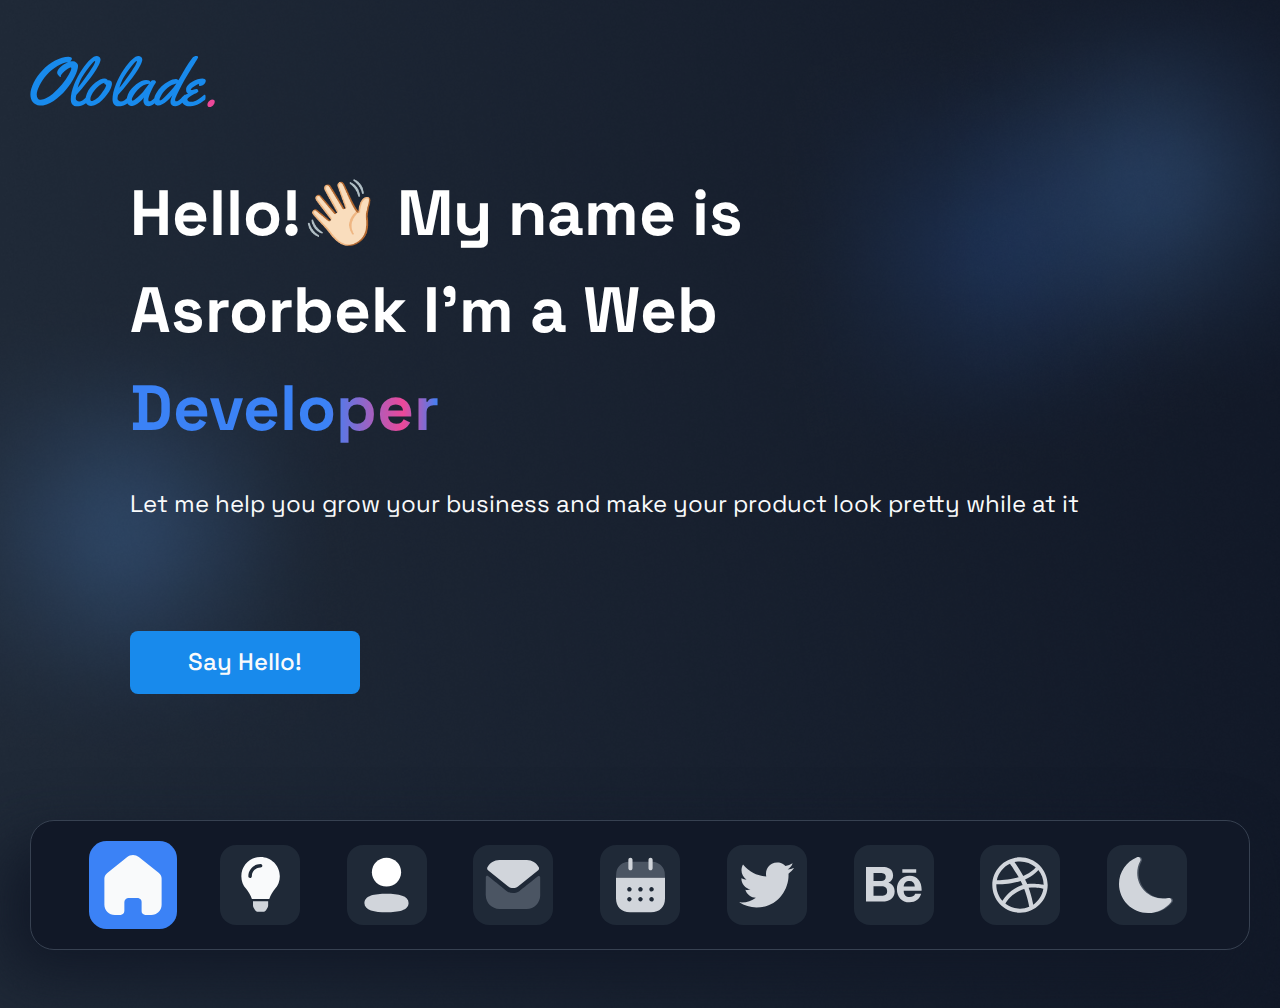
<file: index.html>
<!DOCTYPE html>
<html lang="en">
<head>
    <meta charset="UTF-8">
    <meta http-equiv="X-UA-Compatible" content="IE=edge">
    <meta name="viewport" content="width=device-width, initial-scale=1.0">
    <link rel="stylesheet" href="./css/main.css">
    <title>Asrorbek Tursunpulatov</title>
</head>
<body>

    <h1 class="visually-hidden">Portfolio Web page | Asrorbek Tursunpulatov | Surkhandarya | Surxondaryo | Uzbekistan | Web Developer</h1>

    <header class="header">
        <div class="container">
            <a href="./index.html" class="header__link"><img src="./images/Ololade.svg" alt="the logotype of the this webpage" width="185" height="87" class="header__img"></a>
        </div>
    </header>

    <main class="main">
        <section class="hero">
            <div class="container">
                <div class="hero__container">
                    <div class="hero__wrapper">
                        <h2 class="hero__heading">Hello!👋🏻 My name is Asrorbek I’m a Web <span class="hero__dec">Developer</span></h2>
                    </div>

                    <p class="hero__text">Let me help you grow your business and make your product look pretty while at it</p>

                    <button class="hero__btn">Say Hello!</button>
                </div>
            </div>
        </section>
    </main>

    <footer class="footer">
        <div class="container">
            <div class="footer__container">
                <ul class="footer__list">
                    <li class="footer__item">
                        <a href="#" class="footer__link footer__link--active"><img class="footer__img" src="./images/Home.svg" alt="the home page"></a>
                    </li>

                    <li class="footer__item">
                        <a href="./project.html" class="footer__link"><img class="footer__img" src="./images/lightBulb.svg" alt="the home page"></a>
                    </li>

                    <li class="footer__item">
                        <a href="./about.html" class="footer__link"><img class="footer__img" src="./images/Profile.svg" alt="the home page"></a>
                    </li>

                    <li class="footer__item">
                        <a href="#" class="footer__link"><img class="footer__img" src="./images/mail.svg" alt="the home page"></a>
                    </li>

                    <li class="footer__item">
                        <a href="#" class="footer__link"><img class="footer__img" src="./images/Calendar.svg" alt="the home page"></a>
                    </li>

                    <li class="footer__item">
                        <a href="#" class="footer__link"><img class="footer__img" src="./images/twitter.svg" alt="the home page"></a>
                    </li>

                    <li class="footer__item">
                        <a href="#" class="footer__link"><img class="footer__img" src="./images/behance.svg" alt="the home page"></a>
                    </li>

                    <li class="footer__item">
                        <a href="#" class="footer__link"><img class="footer__img" src="./images/sport.svg" alt="the home page"></a>
                    </li>

                    <li class="footer__item">
                        <a href="#" class="footer__link"><img class="footer__img" src="./images/moon.svg" alt="the home page"></a>
                    </li>
                </ul>
            </div>
        </div>
    </footer>
</body>
</html>
</file>
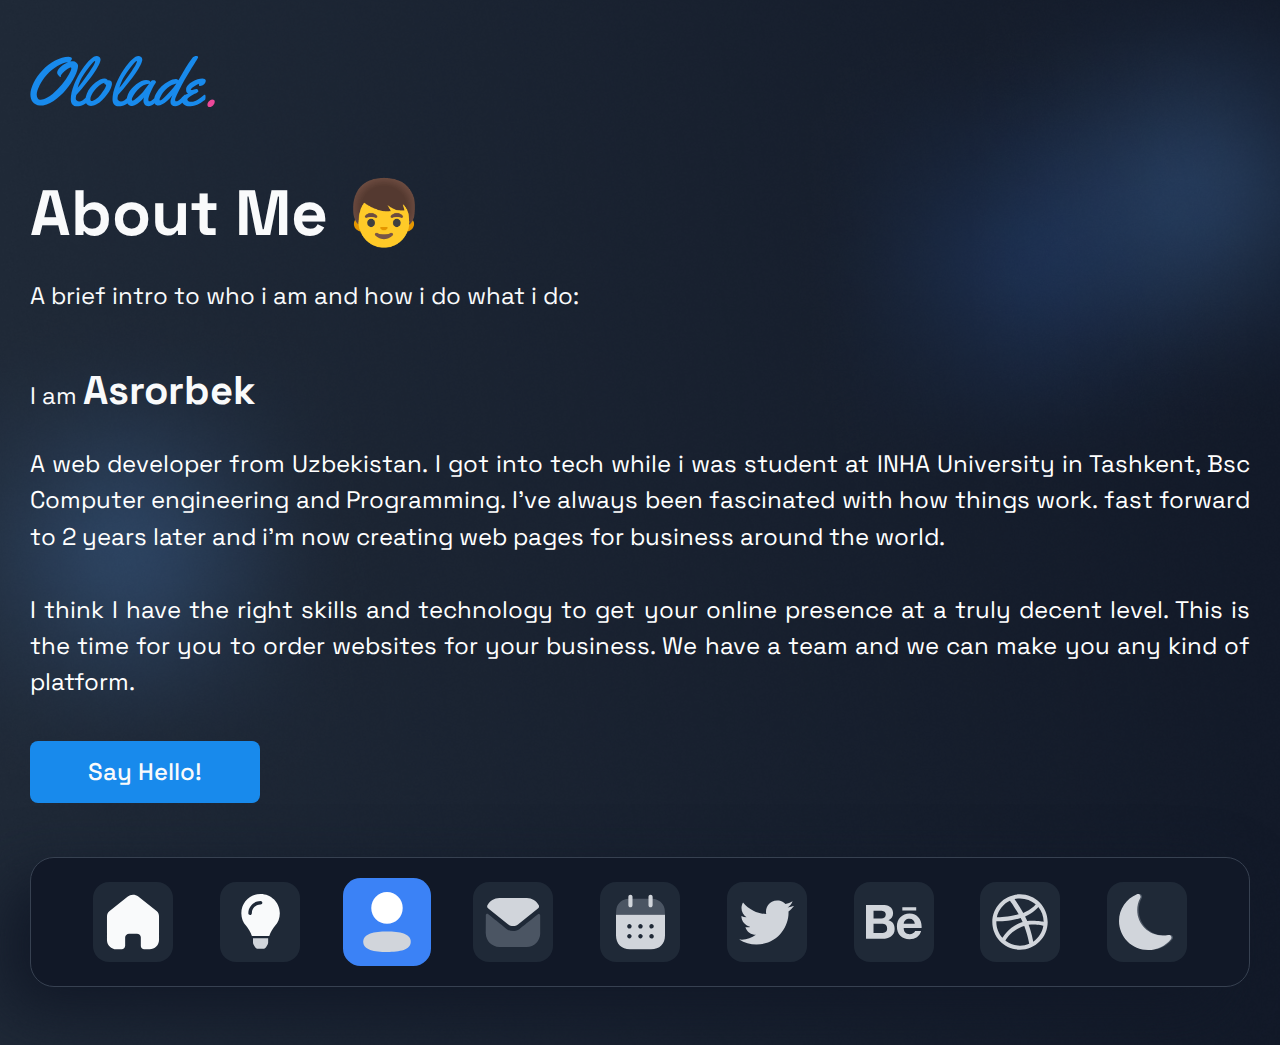
<file: about.html>
<!DOCTYPE html>
<html lang="en">
<head>
    <meta charset="UTF-8">
    <meta http-equiv="X-UA-Compatible" content="IE=edge">
    <meta name="viewport" content="width=device-width, initial-scale=1.0">
    <link rel="stylesheet" href="./css/main.css">
    <title>About Me | Asrorbek Tursunpulatov</title>
</head>
<body>
    <header class="header">
        <div class="container">
            <a href="./index.html" class="header__link"><img src="./images/Ololade.svg" alt="the logotype of the this webpage" width="185" height="87" class="header__img"></a>
        </div>
    </header>
    
    <main class="main">
        <section class="about">
            <div class="container">
                <div class="about__container">
                    <h2 class="about__heading">About Me 👦</h2>
                    
                    <p class="about__text">A brief intro to who i am and how i do what i do:</p>
                    
                    <p class="about__text-heading">I am <span class="about__dec">Asrorbek</span></p>
                    
                    <p class="about__main-text">A web developer from Uzbekistan. I got into tech while i was student at INHA University in Tashkent, Bsc Computer engineering and Programming. I've always been fascinated with how things work. fast forward to 2 years later and i'm now creating web pages for business around the world. <br> <br>
                        
                        I think I have the right skills and technology to get your online presence at a truly decent level. This is the time for you to order websites for your business. We have a team and we can make you any kind of platform.
                    </p>
                    
                    <button class="about__btn button">Say Hello!</button>
                </div>
            </div>
        </section>
    </main>
    
    <footer class="footer">
        <div class="container">
            <div class="footer__container">
                <ul class="footer__list">
                    <li class="footer__item">
                        <a href="./index.html" class="footer__link"><img class="footer__img" src="./images/Home.svg" alt="the home page"></a>
                    </li>
                    
                    <li class="footer__item">
                        <a href="./project.html" class="footer__link"><img class="footer__img" src="./images/lightBulb.svg" alt="the home page"></a>
                    </li>
                    
                    <li class="footer__item">
                        <a href="#" class="footer__link footer__link--active"><img class="footer__img" src="./images/Profile.svg" alt="the home page"></a>
                    </li>
                    
                    <li class="footer__item">
                        <a href="#" class="footer__link"><img class="footer__img" src="./images/mail.svg" alt="the home page"></a>
                    </li>
                    
                    <li class="footer__item">
                        <a href="#" class="footer__link"><img class="footer__img" src="./images/Calendar.svg" alt="the home page"></a>
                    </li>
                    
                    <li class="footer__item">
                        <a href="#" class="footer__link"><img class="footer__img" src="./images/twitter.svg" alt="the home page"></a>
                    </li>
                    
                    <li class="footer__item">
                        <a href="#" class="footer__link"><img class="footer__img" src="./images/behance.svg" alt="the home page"></a>
                    </li>
                    
                    <li class="footer__item">
                        <a href="#" class="footer__link"><img class="footer__img" src="./images/sport.svg" alt="the home page"></a>
                    </li>
                    
                    <li class="footer__item">
                        <a href="#" class="footer__link"><img class="footer__img" src="./images/moon.svg" alt="the home page"></a>
                    </li>
                </ul>
            </div>
        </div>
    </footer>
</body>
</html>
</file>
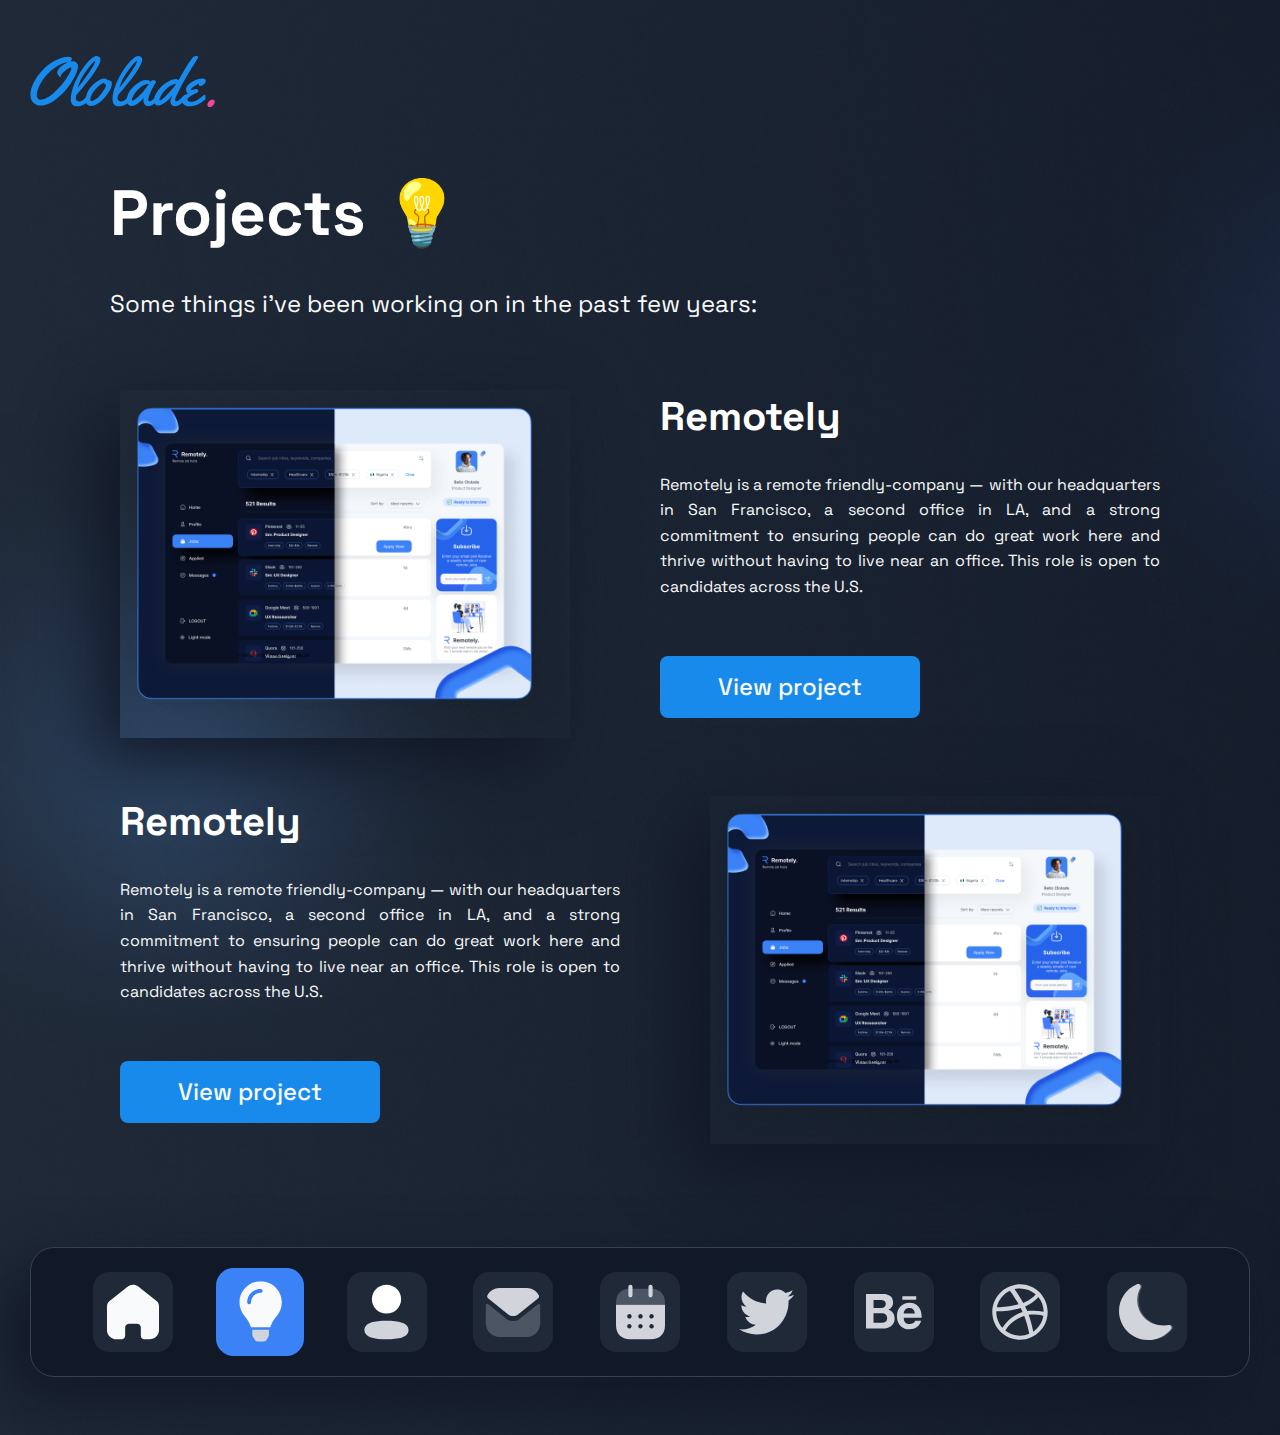
<file: project.html>
<!DOCTYPE html>
<html lang="en">
<head>
    <meta charset="UTF-8">
    <meta http-equiv="X-UA-Compatible" content="IE=edge">
    <meta name="viewport" content="width=device-width, initial-scale=1.0">
    <link rel="stylesheet" href="./css/main.css">
    <title>Projects | Asrorbek Tursunpulatov</title>
</head>
<body>
    <header class="header">
        <div class="container">
            <a href="./index.html" class="header__link"><img src="./images/Ololade.svg" alt="the logotype of the this webpage" width="185" height="87" class="header__img"></a>
        </div>
    </header>
    
    <main class="main">
        <section class="project">
            <div class="container">
                <div class="project__container">
                    <div class="project__wrapper">
                        <h2 class="project__heading">Projects 💡</h2>
                        
                        <p class="project__text">Some things i’ve been working on in the past few years:</p>
                    </div>
                    
                    <ul class="project__list">
                        <li class="project__item">
                            <div class="project__item-right"><img class="project__item-img" src="./images/project.png" alt="project photo" width="450"></div>


                            <div class="project__item-left">
                                <h3 class="project__inner-heading">Remotely</h3>
                                
                                <p class="project__inner-text">Remotely is a remote friendly-company — with our headquarters in San Francisco, a second office in LA, and a strong commitment to ensuring people can do great work here and thrive without having to live near an office. This role is open to candidates across the U.S.</p>
                                
                                <button class="project__btn">View project</button>
                            </div>
                            
                        </li>
                        
                        <li class="project__item">
                            <div class="project__item-right"><img class="project__item-img" src="./images/project.png" alt="project photo" width="450"></div>

                            
                            <div class="project__item-left">
                                <h3 class="project__inner-heading">Remotely</h3>
                                
                                <p class="project__inner-text">Remotely is a remote friendly-company — with our headquarters in San Francisco, a second office in LA, and a strong commitment to ensuring people can do great work here and thrive without having to live near an office. This role is open to candidates across the U.S.</p>
                                
                                <button class="project__btn">View project</button>
                            </div>


                        </li>
                    </ul>
                </div>
            </div>
        </section>
    </main>
    
    <footer class="footer">
        <div class="container">
            <div class="footer__container">
                <ul class="footer__list">
                    <li class="footer__item">
                        <a href="./index.html" class="footer__link"><img class="footer__img" src="./images/Home.svg" alt="the home page"></a>
                    </li>
                    
                    <li class="footer__item">
                        <a href="./project.html" class="footer__link footer__link--active"><img class="footer__img" src="./images/lightBulb.svg" alt="the home page"></a>
                    </li>
                    
                    <li class="footer__item">
                        <a href="./about.html" class="footer__link"><img class="footer__img" src="./images/Profile.svg" alt="the home page"></a>
                    </li>
                    
                    <li class="footer__item">
                        <a href="#" class="footer__link"><img class="footer__img" src="./images/mail.svg" alt="the home page"></a>
                    </li>
                    
                    <li class="footer__item">
                        <a href="#" class="footer__link"><img class="footer__img" src="./images/Calendar.svg" alt="the home page"></a>
                    </li>
                    
                    <li class="footer__item">
                        <a href="#" class="footer__link"><img class="footer__img" src="./images/twitter.svg" alt="the home page"></a>
                    </li>
                    
                    <li class="footer__item">
                        <a href="#" class="footer__link"><img class="footer__img" src="./images/behance.svg" alt="the home page"></a>
                    </li>
                    
                    <li class="footer__item">
                        <a href="#" class="footer__link"><img class="footer__img" src="./images/sport.svg" alt="the home page"></a>
                    </li>
                    
                    <li class="footer__item">
                        <a href="#" class="footer__link"><img class="footer__img" src="./images/moon.svg" alt="the home page"></a>
                    </li>
                </ul>
            </div>
        </div>
    </footer>
</body>
</html>
</file>
<file: css/main.css>
h1, h2, h3, h4, h4, h5, h6, p, ul, li, hr {
  margin: 0;
  padding: 0;
}

ul {
  list-style-type: none;
}

img {
  vertical-align: middle;
}

/* space-grotesk-500 - latin */
@font-face {
  font-family: 'Space Grotesk';
  font-style: normal;
  font-weight: 500;
  font-display: swap;
  src: url("../fonts/space-grotesk-v12-latin-500.woff2") format("woff2"), url("../fonts/space-grotesk-v12-latin-500.woff") format("woff");
  /* Chrome 6+, Firefox 3.6+, IE 9+, Safari 5.1+ */
}

/* space-grotesk-regular - latin */
@font-face {
  font-family: 'Space Grotesk';
  font-style: normal;
  font-weight: 400;
  font-display: swap;
  src: url("../fonts/space-grotesk-v12-latin-regular.woff2") format("woff2"), url("../fonts/space-grotesk-v12-latin-regular.woff") format("woff");
  /* Chrome 6+, Firefox 3.6+, IE 9+, Safari 5.1+ */
}

/* space-grotesk-700 - latin */
@font-face {
  font-family: 'Space Grotesk';
  font-style: normal;
  font-weight: 700;
  font-display: swap;
  src: url("../fonts/space-grotesk-v12-latin-700.woff2") format("woff2"), url("../fonts/space-grotesk-v12-latin-700.woff") format("woff");
  /* Chrome 6+, Firefox 3.6+, IE 9+, Safari 5.1+ */
}

body {
  background-image: url("./../../images/BG.png");
  background-repeat: no-repeat;
  background-size: cover;
  -ms-overflow-style: none;
  scrollbar-width: none;
}

body::-webkit-scrollbar {
  display: none;
}

.button {
  padding: 13px 58px;
  background: #188AEC;
  border-radius: 8px;
  font-family: 'Space Grotesk';
  font-weight: 500;
  font-size: 24px;
  line-height: 152.7%;
  color: #F9FAFB;
  border: none;
  -webkit-transition: all 0.3s ease;
  transition: all 0.3s ease;
}

.visually-hidden {
  position: absolute;
  white-space: nowrap;
  width: 1px;
  height: 1px;
  overflow: hidden;
  border: 0;
  padding: 0;
  clip: rect(0 0 0 0);
  -webkit-clip-path: inset(50%);
          clip-path: inset(50%);
  margin: -1px;
}

.container {
  max-width: 1220px;
  margin-left: auto;
  margin-right: auto;
  padding-right: 20px;
  padding-left: 20px;
}

.header__img {
  margin-top: 30px;
  margin-bottom: 40px;
}

@media only screen and (max-width: 375px) {
  .container {
    display: -webkit-box;
    display: -ms-flexbox;
    display: flex;
    -webkit-box-align: center;
        -ms-flex-align: center;
            align-items: center;
    -webkit-box-pack: center;
        -ms-flex-pack: center;
            justify-content: center;
  }
}

.hero__container {
  margin-left: 100px;
}

.hero__container .hero__wrapper {
  max-width: 697px;
  width: 100%;
}

.hero__container .hero__wrapper .hero__heading {
  font-family: 'Space Grotesk';
  font-weight: 700;
  font-size: 64px;
  line-height: 152.7%;
  color: #FFFFFF;
  margin-bottom: 29px;
}

.hero__container .hero__wrapper .hero__heading .hero__dec {
  background: linear-gradient(90.2deg, #3B82F6 63.77%, #EC4899 88.43%, #3B82F6 99.94%);
  -webkit-background-clip: text;
  -webkit-text-fill-color: transparent;
  background-clip: text;
}

.hero__container .hero__text {
  font-family: 'Space Grotesk';
  font-style: normal;
  font-weight: 400;
  font-size: 24px;
  line-height: 152.7%;
  color: #F9FAFB;
  margin-bottom: 109px;
}

.hero__container .hero__btn {
  padding: 13px 58px;
  background: #188AEC;
  border-radius: 8px;
  font-family: 'Space Grotesk';
  font-weight: 500;
  font-size: 24px;
  line-height: 152.7%;
  color: #F9FAFB;
  border: none;
  outline: none;
  -webkit-transition: 0.3s ease;
  transition: 0.3s ease;
  margin-bottom: 126px;
}

.hero__container .hero__btn:hover {
  opacity: 0.8;
  -webkit-transition: 0.3s ease;
  transition: 0.3s ease;
  -webkit-transform: scale(1.1);
          transform: scale(1.1);
}

.hero__container .hero__btn:active {
  opacity: 0.5;
}

@media only screen and (max-width: 375px) {
  .hero__container {
    margin-left: 0;
    display: -webkit-box;
    display: -ms-flexbox;
    display: flex;
    -webkit-box-align: center;
        -ms-flex-align: center;
            align-items: center;
    -webkit-box-orient: vertical;
    -webkit-box-direction: normal;
        -ms-flex-direction: column;
            flex-direction: column;
  }
  .hero__container .hero__wrapper {
    max-width: 305px;
    width: 100%;
  }
  .hero__container .hero__wrapper .hero__heading {
    font-size: 28px;
    line-height: 152.7%;
    margin-bottom: 24px;
  }
  .hero__container .hero__text {
    font-size: 16px;
    margin-bottom: 74px;
  }
  .hero__container .hero__btn {
    margin-bottom: 60px;
  }
}

.project__container .project__heading {
  font-family: 'Space Grotesk';
  font-weight: 700;
  font-size: 64px;
  line-height: 152.7%;
  color: #FFFFFF;
  margin-bottom: 24px;
  margin-left: 80px;
}

.project__container .project__text {
  font-family: 'Space Grotesk';
  font-weight: 400;
  font-size: 24px;
  line-height: 152.7%;
  color: #F9FAFB;
  margin-bottom: 64px;
  margin-left: 80px;
}

.project__container .project__list {
  margin-bottom: 100px;
}

.project__container .project__list .project__item {
  display: -webkit-box;
  display: -ms-flexbox;
  display: flex;
  margin-bottom: 50px;
  -webkit-box-align: center;
      -ms-flex-align: center;
          align-items: center;
  -webkit-box-pack: space-evenly;
      -ms-flex-pack: space-evenly;
          justify-content: space-evenly;
}

.project__container .project__list .project__item:nth-child(2n) .project__item-left {
  -webkit-box-ordinal-group: 0;
      -ms-flex-order: -1;
          order: -1;
}

.project__container .project__list .project__item .project__item-left {
  max-width: 500px;
  width: 100%;
}

.project__container .project__list .project__item .project__item-left .project__inner-heading {
  font-family: 'Space Grotesk';
  font-weight: 700;
  font-size: 40px;
  line-height: 152.7%;
  color: #FFFFFF;
  margin-bottom: 24px;
}

.project__container .project__list .project__item .project__item-left .project__inner-text {
  font-family: 'Space Grotesk';
  font-weight: 400;
  font-size: 16px;
  line-height: 160%;
  text-align: justify;
  color: #F9FAFB;
  margin-bottom: 56px;
}

.project__container .project__list .project__item .project__item-left .project__btn {
  padding: 13px 58px;
  background: #188AEC;
  border-radius: 8px;
  font-family: 'Space Grotesk';
  font-weight: 500;
  font-size: 24px;
  line-height: 152.7%;
  color: #F9FAFB;
  border: none;
  -webkit-transition: all 0.3s ease;
  transition: all 0.3s ease;
  margin-bottom: 24px;
}

.project__container .project__list .project__item .project__item-left .project__btn:hover {
  opacity: 0.8;
  -webkit-transition: 0.3s ease;
  transition: 0.3s ease;
  -webkit-transform: scale(1.1);
          transform: scale(1.1);
}

.project__container .project__list .project__item .project__item-left .project__btn:active {
  opacity: 0.5;
}

.project__container .project__list .project__item .project__item-right .project__item-img {
  max-width: 450px;
  width: 100%;
  max-height: 348px;
  height: 100%;
  -o-object-fit: contain;
     object-fit: contain;
  -webkit-box-shadow: -24px 24px 64px #111827;
          box-shadow: -24px 24px 64px #111827;
}

.project__container .project__list .project__item:nth-child(2n) {
  display: -webkit-box;
  display: -ms-flexbox;
  display: flex;
  -webkit-box-align: center;
      -ms-flex-align: center;
          align-items: center;
  -webkit-box-pack: space-evenly;
      -ms-flex-pack: space-evenly;
          justify-content: space-evenly;
  margin-bottom: 50px;
}

@media only screen and (max-width: 375px) {
  .project__container .project__wrapper {
    max-width: 305px;
    width: 100%;
    margin-bottom: 72px;
  }
  .project__container .project__wrapper .project__heading {
    font-size: 32px;
    margin: 0;
  }
  .project__container .project__wrapper .project__text {
    font-size: 16px;
    margin: 0;
  }
  .project__container .project__list .project__item {
    -webkit-box-orient: vertical;
    -webkit-box-direction: normal;
        -ms-flex-direction: column;
            flex-direction: column;
  }
  .project__container .project__list .project__item .project__item-left .project__inner-heading {
    font-size: 28px;
  }
  .project__container .project__list .project__item .project__item-left .project__inner-text {
    font-size: 16px;
    margin-bottom: 50px;
  }
  .project__container .project__list .project__item-right .project__item-img {
    max-width: 305px;
    width: 100%;
    margin-bottom: 24px;
  }
}

.about__container .about__heading {
  font-family: 'Space Grotesk';
  font-weight: 700;
  font-size: 64px;
  line-height: 152.7%;
  color: #F9FAFB;
  margin-bottom: 16px;
}

.about__container .about__text {
  font-family: 'Space Grotesk';
  font-weight: 400;
  font-size: 24px;
  line-height: 152.7%;
  color: #F9FAFB;
  margin-bottom: 46px;
}

.about__container .about__text-heading {
  font-family: 'Space Grotesk';
  font-weight: 400;
  font-size: 24px;
  line-height: 152.7%;
  color: #F9FAFB;
  margin-bottom: 24px;
}

.about__container .about__dec {
  font-family: 'Space Grotesk';
  font-weight: 700;
  font-size: 40px;
  line-height: 152.7%;
  color: #F9FAFB;
}

.about__container .about__main-text {
  font-family: 'Space Grotesk';
  font-weight: 400;
  font-size: 24px;
  line-height: 152.7%;
  text-align: justify;
  color: #FFFFFF;
  margin-bottom: 40px;
}

.about__container .about__btn {
  margin-bottom: 54px;
  -webkit-transition: all 0.3s ease;
  transition: all 0.3s ease;
}

.about__container .about__btn:hover {
  -webkit-transform: scale(1.1);
          transform: scale(1.1);
  opacity: 0.8;
  -webkit-transition: 0.3s ease;
  transition: 0.3s ease;
}

.about__container .about__btn:active {
  opacity: 0.5;
}

@media only screen and (max-width: 375px) {
  .about__container {
    display: -webkit-box;
    display: -ms-flexbox;
    display: flex;
    -webkit-box-orient: vertical;
    -webkit-box-direction: normal;
        -ms-flex-direction: column;
            flex-direction: column;
  }
  .about__container .about__heading {
    font-size: 32px;
    margin-bottom: 24px;
  }
  .about__container .about__text {
    font-size: 16px;
  }
  .about__container .about__dec {
    font-size: 40px;
  }
  .about__container .about__main-text {
    font-size: 16px;
  }
}

.footer__container {
  display: -webkit-box;
  display: -ms-flexbox;
  display: flex;
}

.footer__container .footer__list {
  max-width: 1180px;
  width: 100%;
  display: -webkit-box;
  display: -ms-flexbox;
  display: flex;
  -webkit-box-align: center;
      -ms-flex-align: center;
          align-items: center;
  -webkit-box-pack: justify;
      -ms-flex-pack: justify;
          justify-content: space-between;
  background: #111827;
  border: 1px solid #374151;
  -webkit-box-shadow: -24px 24px 64px #111827;
          box-shadow: -24px 24px 64px #111827;
  border-radius: 24px;
  padding: 24px 62px;
  margin-bottom: 50px;
}

.footer__container .footer__list .footer__item {
  display: -webkit-box;
  display: -ms-flexbox;
  display: flex;
  max-width: 80px;
  width: 100%;
}

.footer__container .footer__list .footer__item .footer__link {
  text-decoration: none;
  padding: 12px;
  background: #1F2937;
  border-radius: 16px;
  display: -webkit-box;
  display: -ms-flexbox;
  display: flex;
  -webkit-box-align: center;
      -ms-flex-align: center;
          align-items: center;
  -webkit-box-pack: center;
      -ms-flex-pack: center;
          justify-content: center;
  -webkit-transition: all 0.3s ease;
  transition: all 0.3s ease;
}

.footer__container .footer__list .footer__item .footer__link .footer__img {
  width: 56px;
  height: 56px;
  -o-object-fit: contain;
     object-fit: contain;
}

.footer__container .footer__list .footer__item .footer__link:hover {
  -webkit-transform: scale(1.1);
          transform: scale(1.1);
  -webkit-transition: all 0.3s ease;
  transition: all 0.3s ease;
}

.footer__container .footer__list .footer__item .footer__link:active {
  background-color: #3B82F6;
}

.footer__container .footer__list .footer__item .footer__link--active {
  -webkit-transform: scale(1.1);
          transform: scale(1.1);
  background-color: #3B82F6;
}

.footer__container .footer__list .footer__item .footer__line {
  display: inline-block;
  border: none;
  background-color: #374151;
  width: 2px;
  height: 56px;
  border-radius: 2px;
}

@media only screen and (max-width: 375px) {
  .footer__container .footer__list {
    width: 305px;
    width: 100%;
    padding: 6px 12px;
    margin-bottom: 30px;
    border-radius: 8px;
    display: -webkit-box;
    display: -ms-flexbox;
    display: flex;
    -webkit-box-align: center;
        -ms-flex-align: center;
            align-items: center;
    -webkit-box-pack: center;
        -ms-flex-pack: center;
            justify-content: center;
  }
  .footer__container .footer__list .footer__item {
    max-width: 32px;
    width: 100%;
    margin-right: 10px;
  }
  .footer__container .footer__list .footer__item:last-child {
    margin-right: 0;
  }
  .footer__container .footer__list .footer__item .footer__link {
    padding: 4px;
    border-radius: 8px;
  }
  .footer__container .footer__list .footer__item .footer__link--active {
    border-radius: 8px;
  }
  .footer__container .footer__list .footer__item .footer__img {
    max-width: 19px;
    max-height: 20px;
    height: 100%;
    width: 100%;
  }
  .footer__container .footer__list .footer__item .footer__line {
    display: none;
  }
}
/*# sourceMappingURL=main.css.map */
</file>
